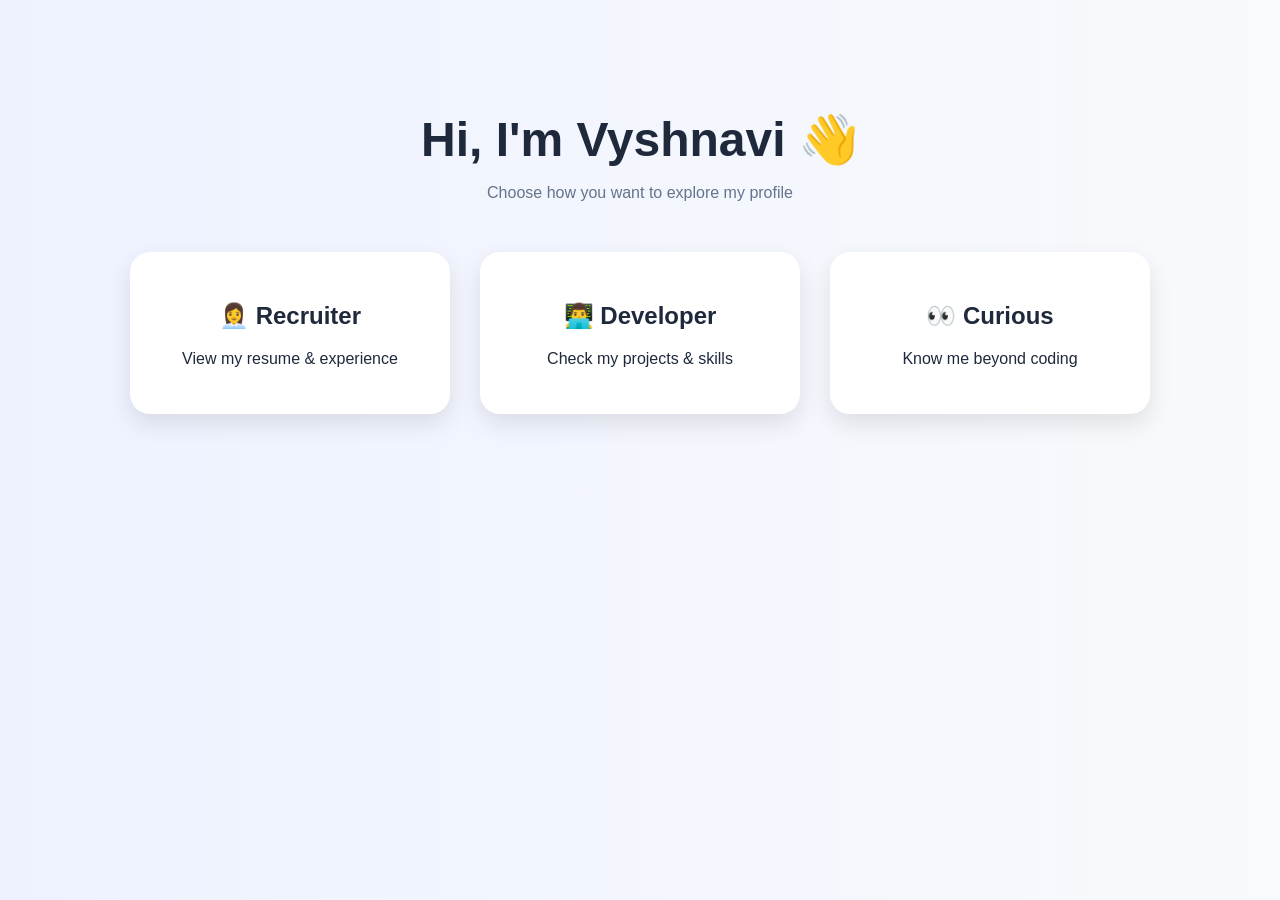
<file: index.html>
<!DOCTYPE html>
<html>
<head>
  <title>Vyshnavi Portfolio</title>
  <link rel="stylesheet" href="style.css">
</head>
<body>

<div class="container">
  <h1>Hi, I'm Vyshnavi 👋</h1>
  <p class="subtitle">Choose how you want to explore my profile</p>

  <div class="cards">
    
    <a href="recruiter.html" class="card">
      <h2>👩‍💼 Recruiter</h2>
      <p>View my resume & experience</p>
    </a>

    <a href="developer.html" class="card">
      <h2>👨‍💻 Developer</h2>
      <p>Check my projects & skills</p>
    </a>

    <a href="fun.html" class="card">
      <h2>👀 Curious</h2>
      <p>Know me beyond coding</p>
    </a>

  </div>
</div>

</body>
</html>
</file>
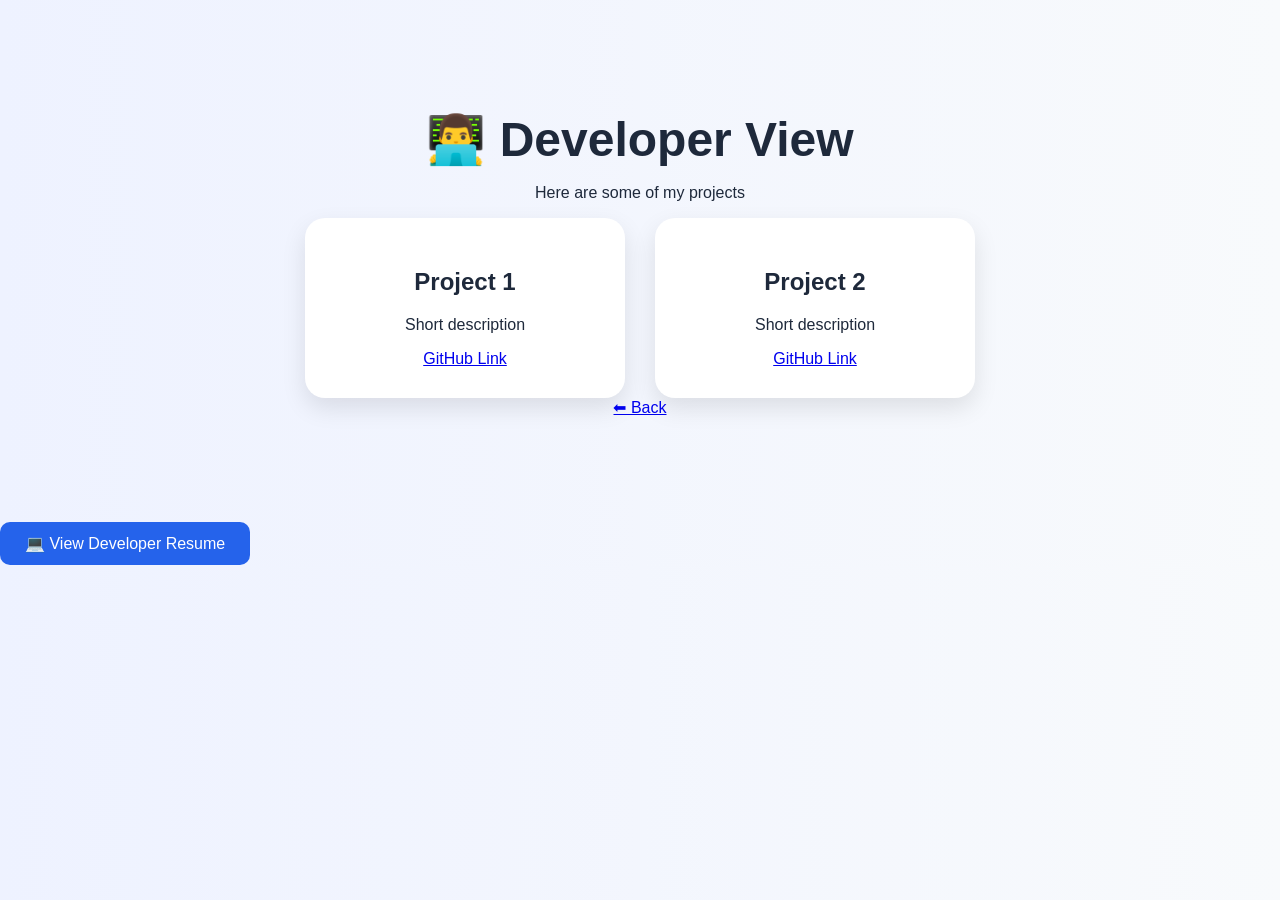
<file: developer.html>
<!DOCTYPE html>
<html>
<head>
  <title>Developer View</title>
  <link rel="stylesheet" href="style.css">
</head>
<body>

<div class="container">
  <h1>👨‍💻 Developer View</h1>
  <p>Here are some of my projects</p>

  <div class="cards">

    <div class="card">
      <h2>Project 1</h2>
      <p>Short description</p>
      <a href="#">GitHub Link</a>
    </div>

    <div class="card">
      <h2>Project 2</h2>
      <p>Short description</p>
      <a href="#">GitHub Link</a>
    </div>

  </div>

  <a href="index.html">⬅ Back</a>
</div>

</body>
</html>
</a>
<a href="developer-resume.pdf" target="_blank" class="btn">
  💻 View Developer Resume
</a>
</file>
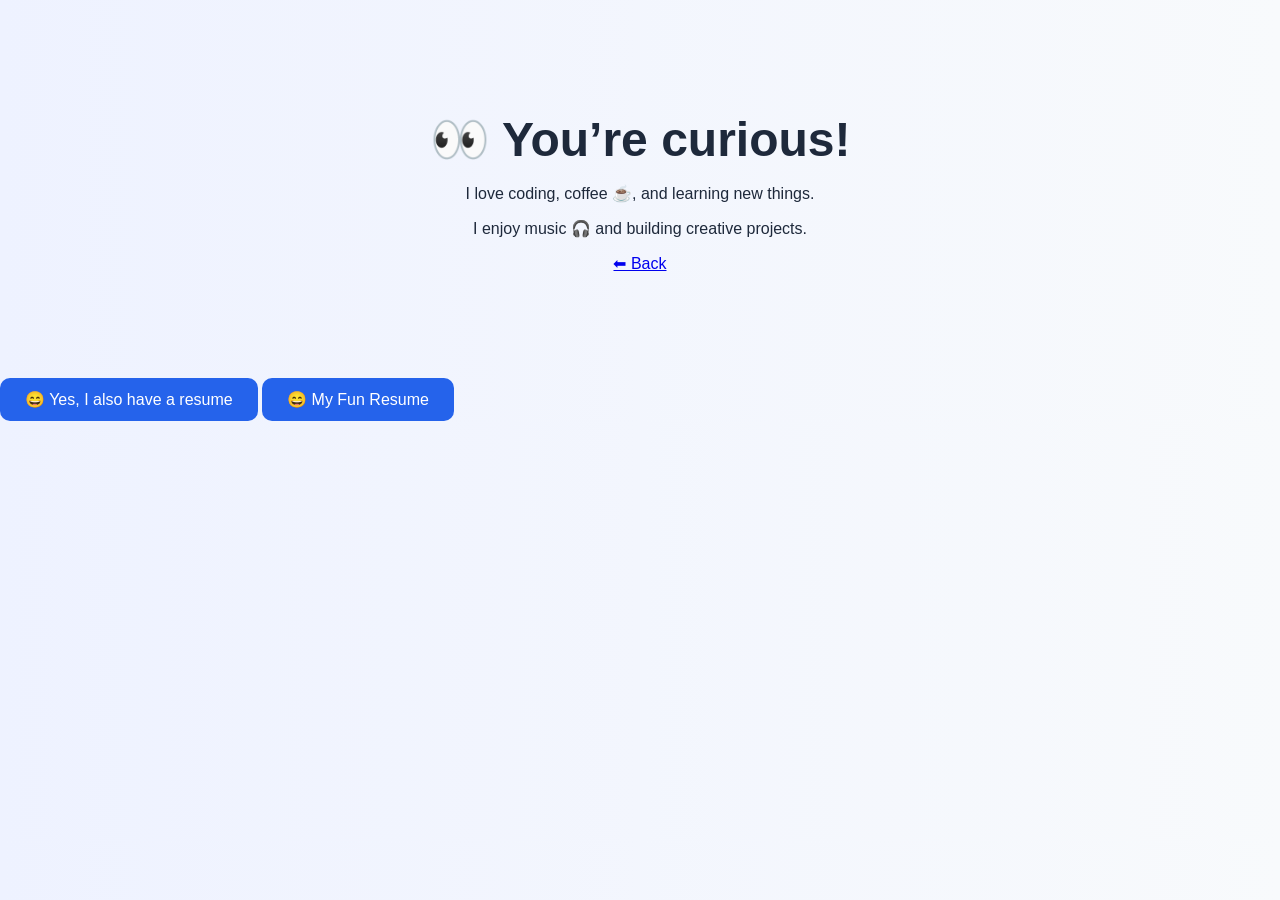
<file: fun.html>
<!DOCTYPE html>
<html>
<head>
  <title>Fun View</title>
  <link rel="stylesheet" href="style.css">
</head>
<body>

<div class="container">
  <h1>👀 You’re curious!</h1>

  <p>I love coding, coffee ☕, and learning new things.</p>
  <p>I enjoy music 🎧 and building creative projects.</p>

  <a href="index.html">⬅ Back</a>
</div>

</body>
</html>
<a href="resume.pdf" class="btn" target="_blank">
  😄 Yes, I also have a resume
</a>
<a href="fun-resume.pdf" target="_blank" class="btn">
  😄 My Fun Resume
</a>
</file>
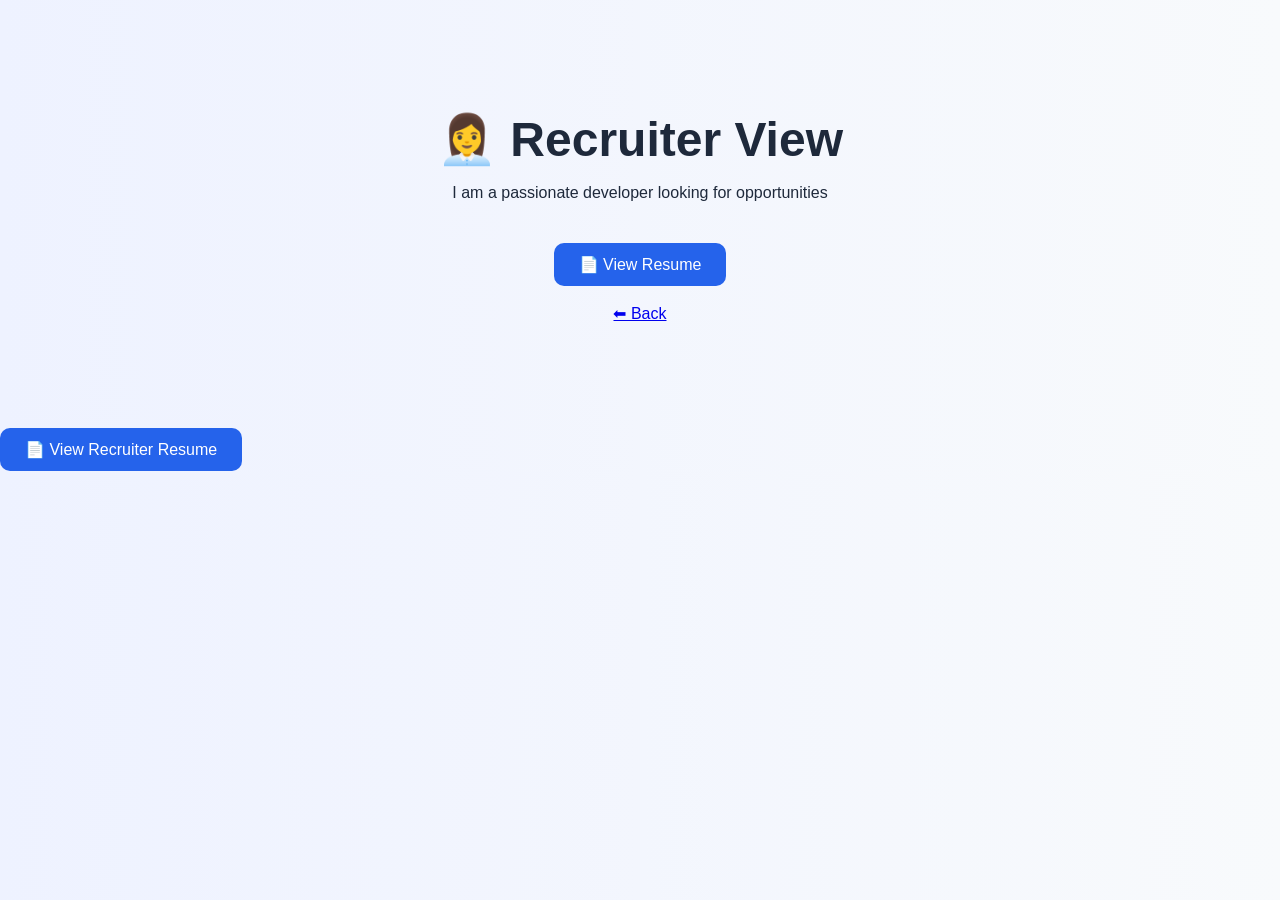
<file: recruiter.html>
<!DOCTYPE html>
<html>
<head>
  <title>Recruiter View</title>
  <link rel="stylesheet" href="style.css">
</head>
<body>

<div class="container">
  <h1>👩‍💼 Recruiter View</h1>
  <p>I am a passionate developer looking for opportunities</p>

  <a href="resume.pdf" class="btn" target="_blank">📄 View Resume</a>
  <br><br>
  <a href="index.html">⬅ Back</a>
</div>

</body>
</html>
<a href="recruiter-resume.pdf" target="_blank" class="btn">
  📄 View Recruiter Resume
</a>
</file>
<file: style.css>
body {
  margin: 0;
  font-family: 'Poppins', sans-serif;
  background: linear-gradient(to right, #eef2ff, #f8fafc);
  color: #1e293b;
}

/* Container */
.container {
  text-align: center;
  padding: 80px 20px;
}

/* Heading */
h1 {
  font-size: 3rem;
  margin-bottom: 10px;
}

/* Subtitle */
.subtitle {
  color: #64748b;
  margin-bottom: 50px;
}

/* Cards layout */
.cards {
  display: flex;
  justify-content: center;
  gap: 30px;
  flex-wrap: wrap;
}

/* Card design */
.card {
  background: white;
  padding: 30px;
  width: 260px;
  border-radius: 20px;
  text-decoration: none;
  color: inherit;
  box-shadow: 0 10px 25px rgba(0,0,0,0.1);
  transition: all 0.3s ease;
}

.card:hover {
  transform: translateY(-10px) scale(1.03);
  box-shadow: 0 20px 40px rgba(0,0,0,0.15);
}

/* Button */
.btn {
  display: inline-block;
  margin-top: 25px;
  padding: 12px 25px;
  background: #2563eb;
  color: white;
  border-radius: 10px;
  text-decoration: none;
  transition: 0.3s;
}

.btn:hover {
  background: #1d4ed8;
}
</file>
